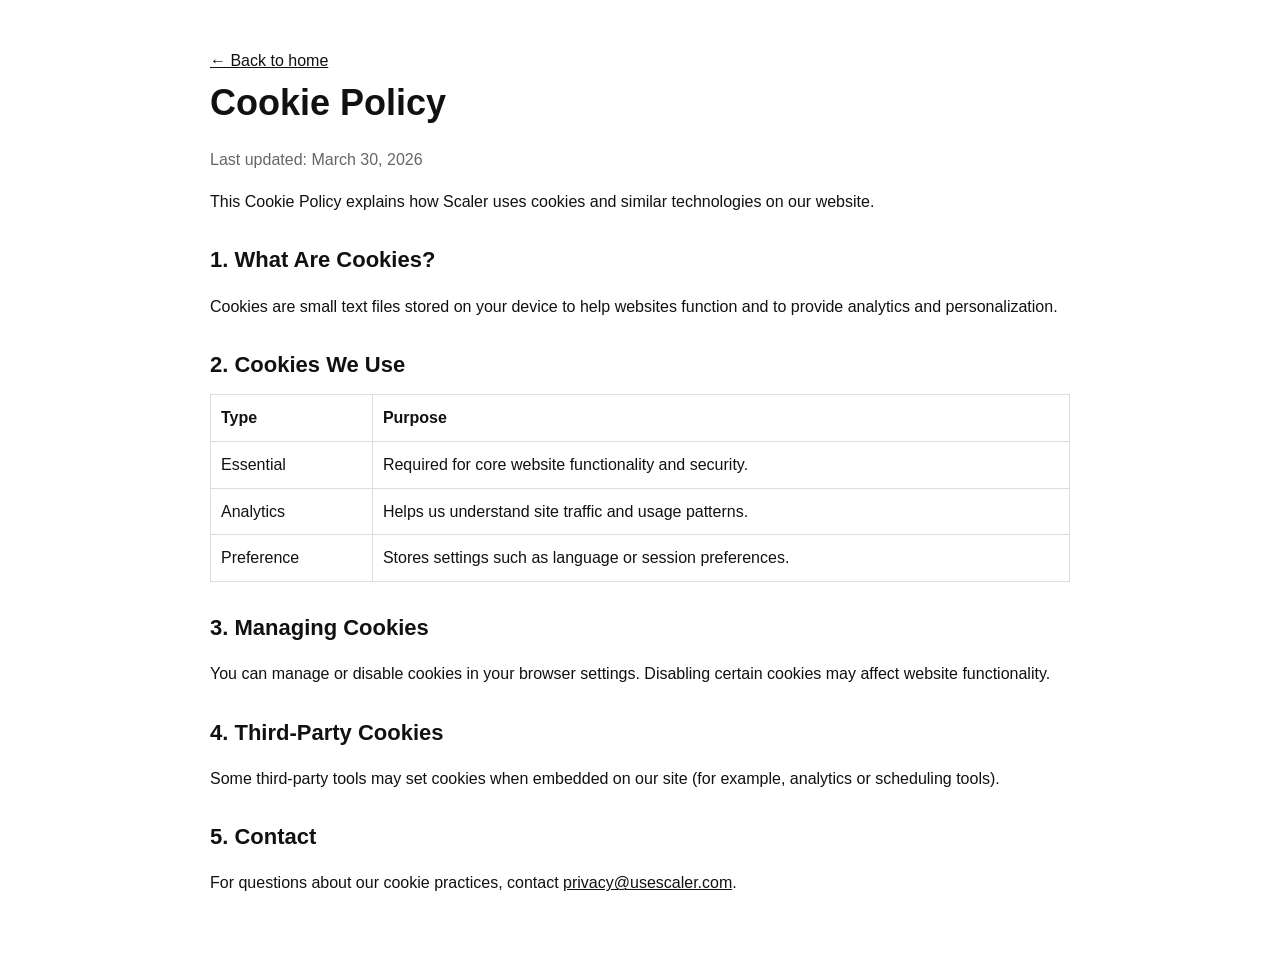
<file: cookie.html>
<!doctype html>
<html lang="en">
<head>
  <meta charset="UTF-8" />
  <meta name="viewport" content="width=device-width, initial-scale=1.0" />
  <title>Cookie Policy | Scaler</title>
  <style>
    body{font-family:Inter,Arial,sans-serif;margin:0;color:#111;background:#fff}
    main{max-width:860px;margin:0 auto;padding:48px 20px 64px;line-height:1.6}
    h1{font-size:36px;margin:0 0 12px}
    h2{font-size:22px;margin:28px 0 10px}
    p,li{font-size:16px}
    .muted{color:#666}
    a{color:#111}
    table{width:100%;border-collapse:collapse;margin-top:12px}
    th,td{border:1px solid #ddd;padding:10px;text-align:left;vertical-align:top}
  </style>
</head>
<body>
  <main>
    <a href="index.html">← Back to home</a>
    <h1>Cookie Policy</h1>
    <p class="muted">Last updated: March 30, 2026</p>

    <p>This Cookie Policy explains how Scaler uses cookies and similar technologies on our website.</p>

    <h2>1. What Are Cookies?</h2>
    <p>Cookies are small text files stored on your device to help websites function and to provide analytics and personalization.</p>

    <h2>2. Cookies We Use</h2>
    <table>
      <thead>
        <tr><th>Type</th><th>Purpose</th></tr>
      </thead>
      <tbody>
        <tr><td>Essential</td><td>Required for core website functionality and security.</td></tr>
        <tr><td>Analytics</td><td>Helps us understand site traffic and usage patterns.</td></tr>
        <tr><td>Preference</td><td>Stores settings such as language or session preferences.</td></tr>
      </tbody>
    </table>

    <h2>3. Managing Cookies</h2>
    <p>You can manage or disable cookies in your browser settings. Disabling certain cookies may affect website functionality.</p>

    <h2>4. Third-Party Cookies</h2>
    <p>Some third-party tools may set cookies when embedded on our site (for example, analytics or scheduling tools).</p>

    <h2>5. Contact</h2>
    <p>For questions about our cookie practices, contact <a href="mailto:privacy@usescaler.com">privacy@usescaler.com</a>.</p>
  </main>
</body>
</html>
</file>
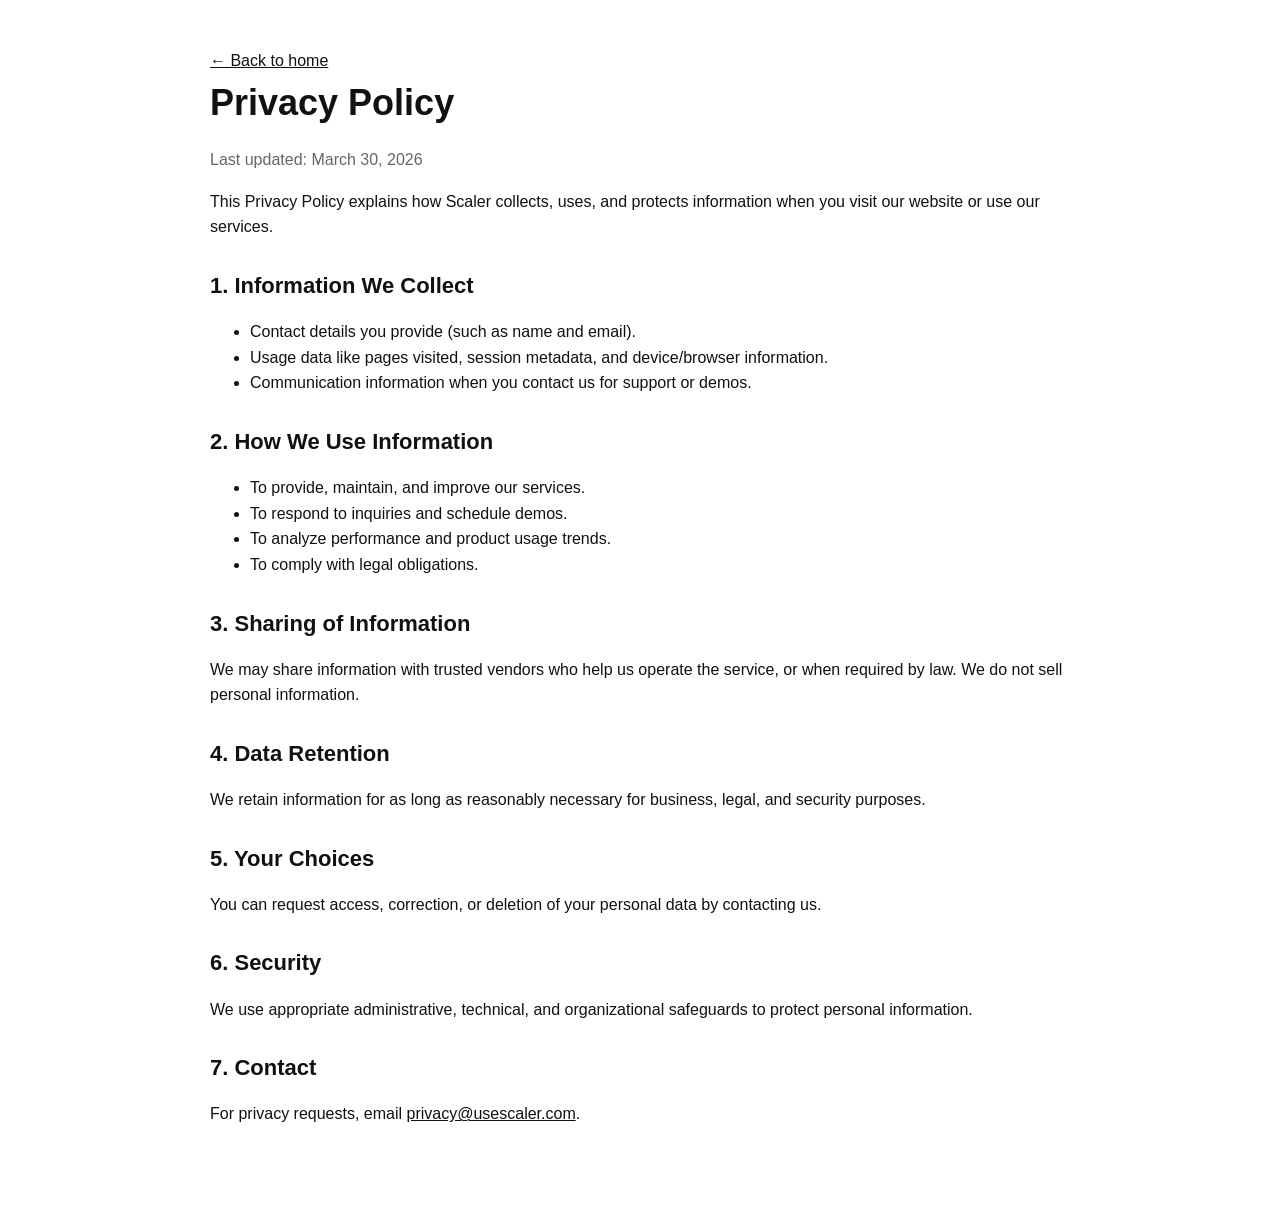
<file: privacy.html>
<!doctype html>
<html lang="en">
<head>
  <meta charset="UTF-8" />
  <meta name="viewport" content="width=device-width, initial-scale=1.0" />
  <title>Privacy Policy | Scaler</title>
  <style>
    body{font-family:Inter,Arial,sans-serif;margin:0;color:#111;background:#fff}
    main{max-width:860px;margin:0 auto;padding:48px 20px 64px;line-height:1.6}
    h1{font-size:36px;margin:0 0 12px}
    h2{font-size:22px;margin:28px 0 10px}
    p,li{font-size:16px}
    .muted{color:#666}
    a{color:#111}
  </style>
</head>
<body>
  <main>
    <a href="index.html">← Back to home</a>
    <h1>Privacy Policy</h1>
    <p class="muted">Last updated: March 30, 2026</p>

    <p>This Privacy Policy explains how Scaler collects, uses, and protects information when you visit our website or use our services.</p>

    <h2>1. Information We Collect</h2>
    <ul>
      <li>Contact details you provide (such as name and email).</li>
      <li>Usage data like pages visited, session metadata, and device/browser information.</li>
      <li>Communication information when you contact us for support or demos.</li>
    </ul>

    <h2>2. How We Use Information</h2>
    <ul>
      <li>To provide, maintain, and improve our services.</li>
      <li>To respond to inquiries and schedule demos.</li>
      <li>To analyze performance and product usage trends.</li>
      <li>To comply with legal obligations.</li>
    </ul>

    <h2>3. Sharing of Information</h2>
    <p>We may share information with trusted vendors who help us operate the service, or when required by law. We do not sell personal information.</p>

    <h2>4. Data Retention</h2>
    <p>We retain information for as long as reasonably necessary for business, legal, and security purposes.</p>

    <h2>5. Your Choices</h2>
    <p>You can request access, correction, or deletion of your personal data by contacting us.</p>

    <h2>6. Security</h2>
    <p>We use appropriate administrative, technical, and organizational safeguards to protect personal information.</p>

    <h2>7. Contact</h2>
    <p>For privacy requests, email <a href="mailto:privacy@usescaler.com">privacy@usescaler.com</a>.</p>
  </main>
</body>
</html>
</file>
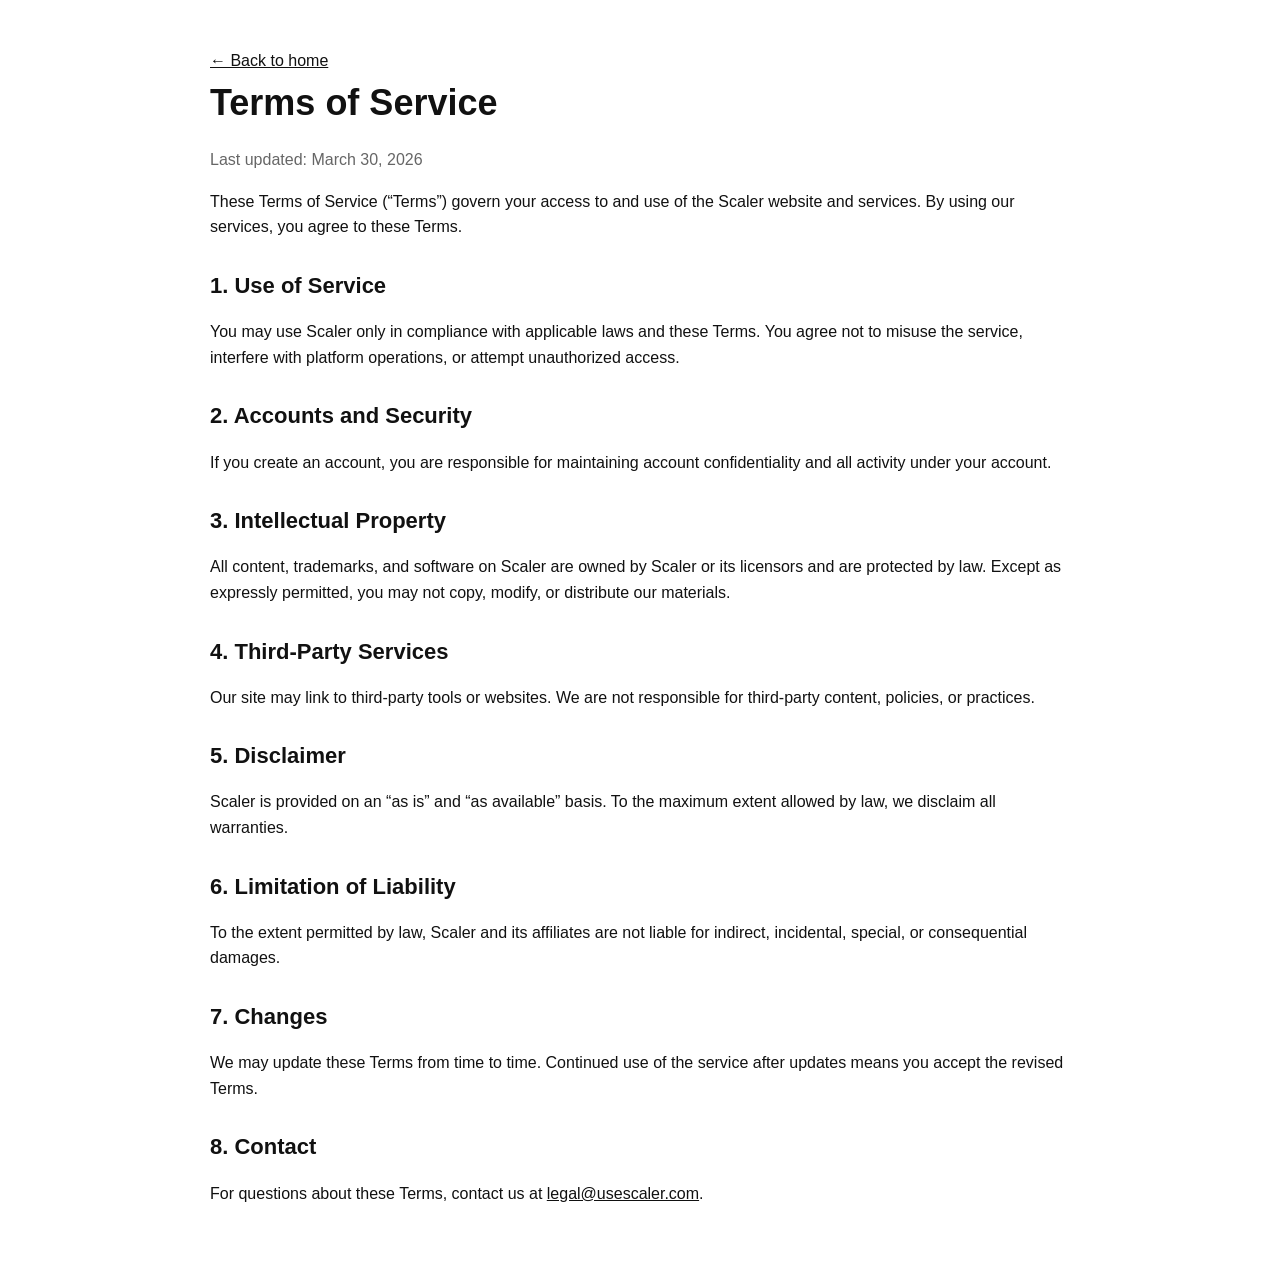
<file: terms.html>
<!doctype html>
<html lang="en">
<head>
  <meta charset="UTF-8" />
  <meta name="viewport" content="width=device-width, initial-scale=1.0" />
  <title>Terms of Service | Scaler</title>
  <style>
    body{font-family:Inter,Arial,sans-serif;margin:0;color:#111;background:#fff}
    main{max-width:860px;margin:0 auto;padding:48px 20px 64px;line-height:1.6}
    h1{font-size:36px;margin:0 0 12px}
    h2{font-size:22px;margin:28px 0 10px}
    p,li{font-size:16px}
    .muted{color:#666}
    a{color:#111}
  </style>
</head>
<body>
  <main>
    <a href="index.html">← Back to home</a>
    <h1>Terms of Service</h1>
    <p class="muted">Last updated: March 30, 2026</p>

    <p>These Terms of Service (“Terms”) govern your access to and use of the Scaler website and services. By using our services, you agree to these Terms.</p>

    <h2>1. Use of Service</h2>
    <p>You may use Scaler only in compliance with applicable laws and these Terms. You agree not to misuse the service, interfere with platform operations, or attempt unauthorized access.</p>

    <h2>2. Accounts and Security</h2>
    <p>If you create an account, you are responsible for maintaining account confidentiality and all activity under your account.</p>

    <h2>3. Intellectual Property</h2>
    <p>All content, trademarks, and software on Scaler are owned by Scaler or its licensors and are protected by law. Except as expressly permitted, you may not copy, modify, or distribute our materials.</p>

    <h2>4. Third-Party Services</h2>
    <p>Our site may link to third-party tools or websites. We are not responsible for third-party content, policies, or practices.</p>

    <h2>5. Disclaimer</h2>
    <p>Scaler is provided on an “as is” and “as available” basis. To the maximum extent allowed by law, we disclaim all warranties.</p>

    <h2>6. Limitation of Liability</h2>
    <p>To the extent permitted by law, Scaler and its affiliates are not liable for indirect, incidental, special, or consequential damages.</p>

    <h2>7. Changes</h2>
    <p>We may update these Terms from time to time. Continued use of the service after updates means you accept the revised Terms.</p>

    <h2>8. Contact</h2>
    <p>For questions about these Terms, contact us at <a href="mailto:legal@usescaler.com">legal@usescaler.com</a>.</p>
  </main>
</body>
</html>
</file>
